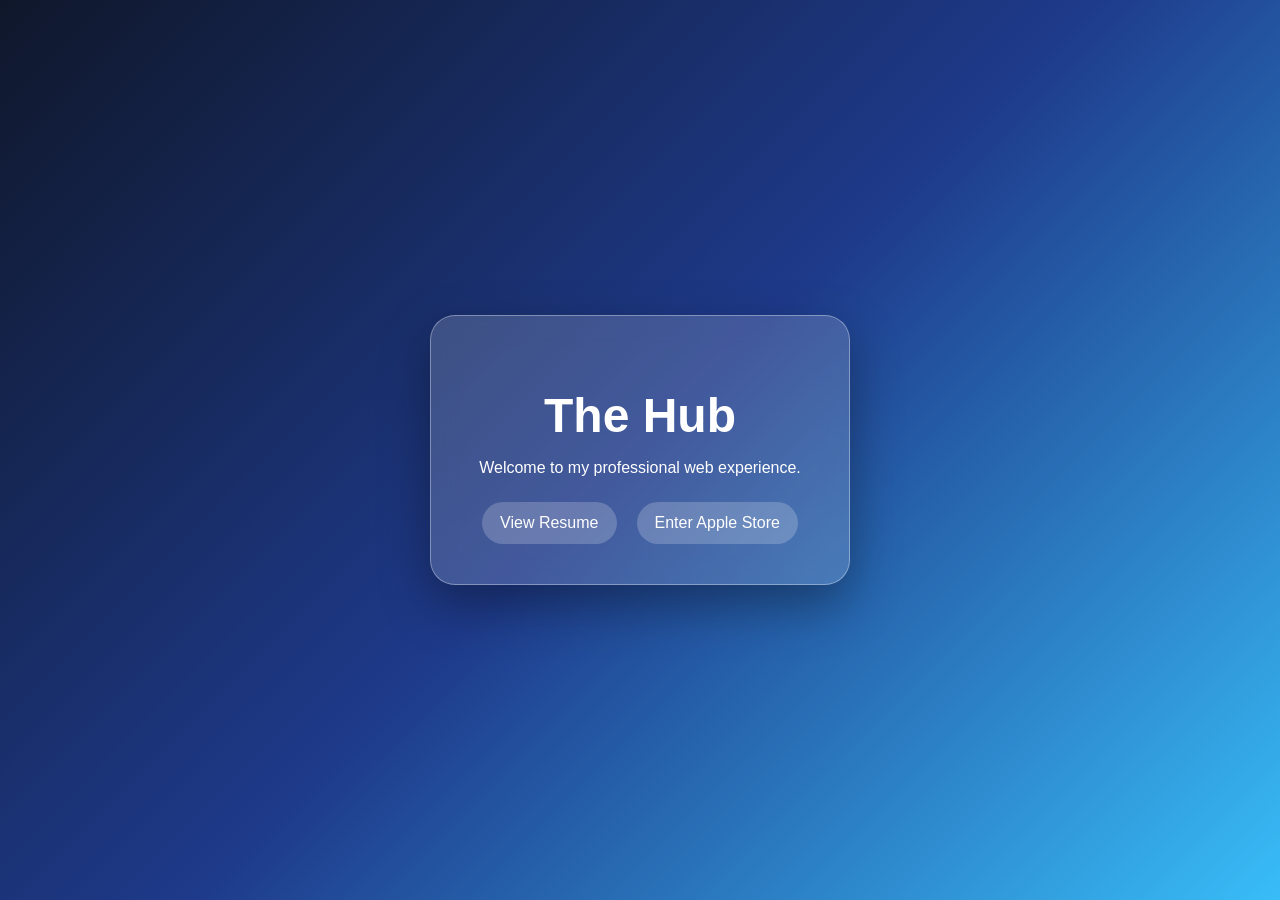
<file: index.html>
<!DOCTYPE html>
<html lang="en">
<head>
  <meta charset="UTF-8">
  <meta name="viewport" content="width=device-width, initial-scale=1.0">
  <title>The Hub</title>
  <link rel="stylesheet" href="style.css">
</head>
<body class="hub-page">

  <main class="hub-container">
    <div class="glass-card">
      <h1>The Hub</h1>
      <p>Welcome to my professional web experience.</p>

      <nav class="hub-nav">
        <a href="resume.html">View Resume</a>
        <a href="apple.html">Enter Apple Store</a>
      </nav>
    </div>
  </main>

</body>
</html>
</file>
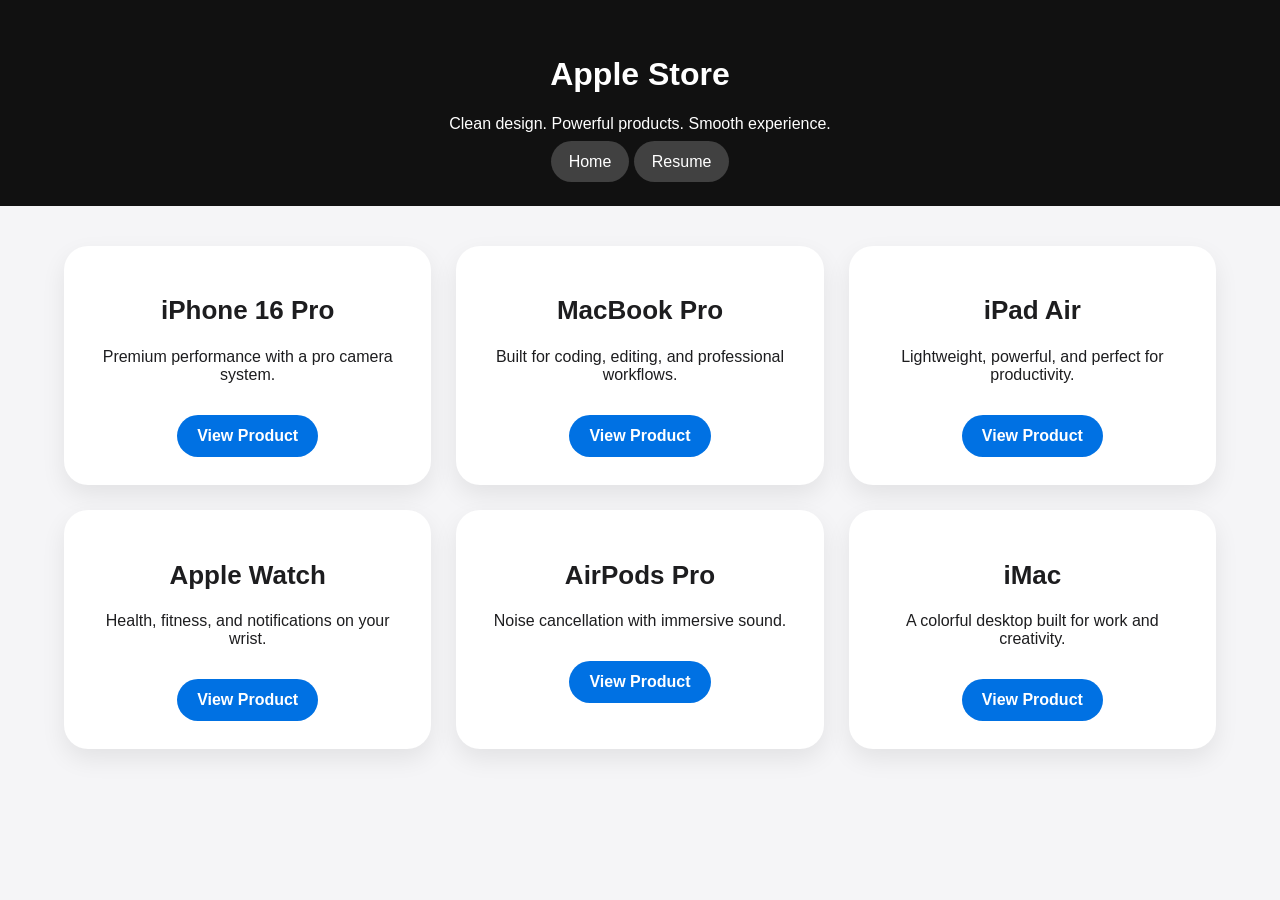
<file: apple.html>
<!DOCTYPE html>
<html lang="en">
<head>
  <meta charset="UTF-8">
  <meta name="viewport" content="width=device-width, initial-scale=1.0">
  <title>Apple Store</title>
  <link rel="stylesheet" href="style.css">
</head>
<body class="apple-page">

  <header class="store-header">
    <h1>Apple Store</h1>
    <p>Clean design. Powerful products. Smooth experience.</p>

    <nav>
      <a href="index.html">Home</a>
      <a href="resume.html">Resume</a>
    </nav>
  </header>

  <main class="product-grid">

    <section class="product-card">
  <h2>iPhone 16 Pro</h2>
  <p>Premium performance with a pro camera system.</p>
  <a href="https://www.apple.com/iphone-16-pro/" target="_blank" class="product-btn">View Product</a>
</section>

<section class="product-card">
  <h2>MacBook Pro</h2>
  <p>Built for coding, editing, and professional workflows.</p>
  <a href="https://www.apple.com/macbook-pro/" target="_blank" class="product-btn">View Product</a>
</section>

<section class="product-card">
  <h2>iPad Air</h2>
  <p>Lightweight, powerful, and perfect for productivity.</p>
  <a href="https://www.apple.com/ipad-air/" target="_blank" class="product-btn">View Product</a>
</section>

<section class="product-card">
  <h2>Apple Watch</h2>
  <p>Health, fitness, and notifications on your wrist.</p>
  <a href="https://www.apple.com/apple-watch-series-9/" target="_blank" class="product-btn">View Product</a>
</section>

<section class="product-card">
  <h2>AirPods Pro</h2>
  <p>Noise cancellation with immersive sound.</p>
  <a href="https://www.apple.com/airpods-pro/" target="_blank" class="product-btn">View Product</a>
</section>

<section class="product-card">
  <h2>iMac</h2>
  <p>A colorful desktop built for work and creativity.</p>
  <a href="https://www.apple.com/imac/" target="_blank" class="product-btn">View Product</a>
</section>

  </main>

</body>
</html>
</file>
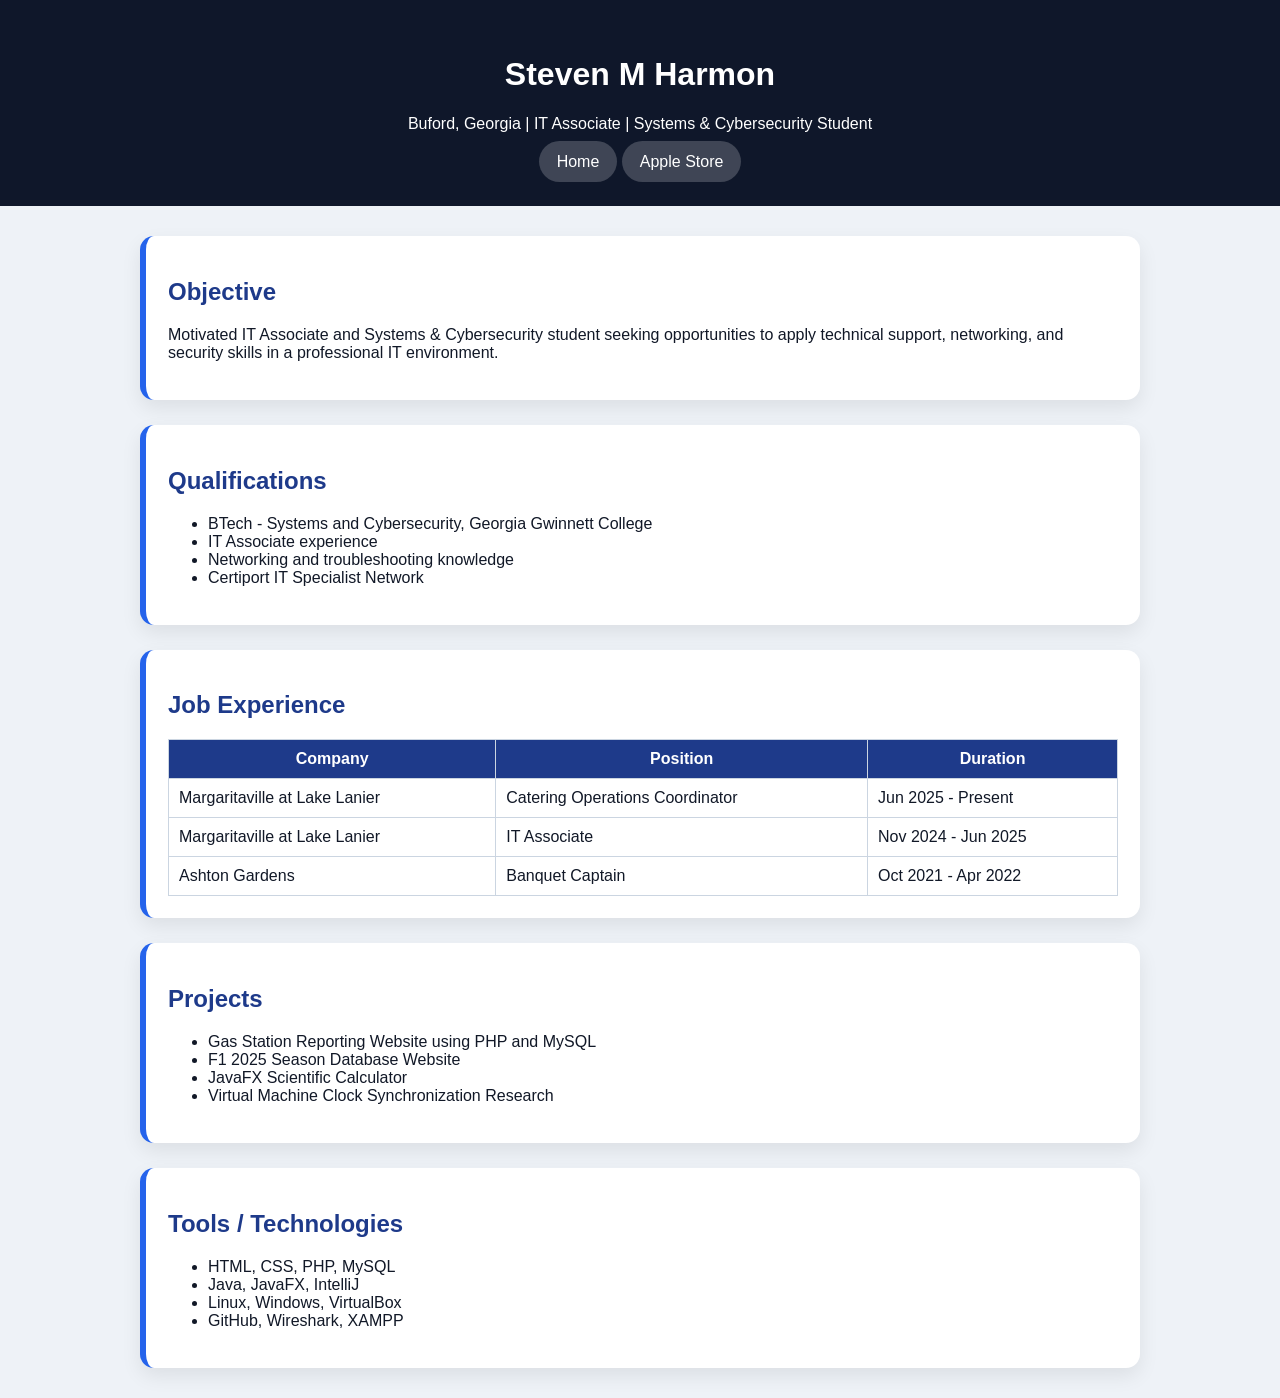
<file: resume.html>
<!DOCTYPE html>
<html lang="en">
<head>
  <meta charset="UTF-8">
  <meta name="viewport" content="width=device-width, initial-scale=1.0">
  <title>Steven M Harmon - Resume</title>
  <link rel="stylesheet" href="style.css">
</head>
<body class="resume-page">

  <header class="resume-header">
    <h1>Steven M Harmon</h1>
    <p>Buford, Georgia | IT Associate | Systems & Cybersecurity Student</p>

    <nav>
      <a href="index.html">Home</a>
      <a href="apple.html">Apple Store</a>
    </nav>
  </header>

  <main class="resume-container">

    <section class="resume-card">
      <h2>Objective</h2>
      <p>
        Motivated IT Associate and Systems & Cybersecurity student seeking opportunities to apply technical support,
        networking, and security skills in a professional IT environment.
      </p>
    </section>

    <section class="resume-card">
      <h2>Qualifications</h2>
      <ul>
        <li>BTech - Systems and Cybersecurity, Georgia Gwinnett College</li>
        <li>IT Associate experience</li>
        <li>Networking and troubleshooting knowledge</li>
        <li>Certiport IT Specialist Network</li>
      </ul>
    </section>

    <section class="resume-card">
      <h2>Job Experience</h2>
      <table>
        <tr>
          <th>Company</th>
          <th>Position</th>
          <th>Duration</th>
        </tr>
        <tr>
          <td>Margaritaville at Lake Lanier</td>
          <td>Catering Operations Coordinator</td>
          <td>Jun 2025 - Present</td>
        </tr>
        <tr>
          <td>Margaritaville at Lake Lanier</td>
          <td>IT Associate</td>
          <td>Nov 2024 - Jun 2025</td>
        </tr>
        <tr>
          <td>Ashton Gardens</td>
          <td>Banquet Captain</td>
          <td>Oct 2021 - Apr 2022</td>
        </tr>
      </table>
    </section>

    <section class="resume-card">
      <h2>Projects</h2>
      <ul>
        <li>Gas Station Reporting Website using PHP and MySQL</li>
        <li>F1 2025 Season Database Website</li>
        <li>JavaFX Scientific Calculator</li>
        <li>Virtual Machine Clock Synchronization Research</li>
      </ul>
    </section>

    <section class="resume-card">
      <h2>Tools / Technologies</h2>
      <ul>
        <li>HTML, CSS, PHP, MySQL</li>
        <li>Java, JavaFX, IntelliJ</li>
        <li>Linux, Windows, VirtualBox</li>
        <li>GitHub, Wireshark, XAMPP</li>
      </ul>
    </section>

  </main>

</body>
</html>
</file>
<file: style.css>
* {
  box-sizing: border-box;
}

body {
  margin: 0;
  font-family: Arial, sans-serif;
}

/* Animation */
@keyframes fadeUp {
  from {
    opacity: 0;
    transform: translateY(40px);
  }

  to {
    opacity: 1;
    transform: translateY(0);
  }
}

/* ================= HUB PAGE ================= */

.hub-page {
  min-height: 100vh;
  background: linear-gradient(135deg, #0f172a, #1e3a8a, #38bdf8);
  display: flex;
  justify-content: center;
  align-items: center;
}

.hub-container {
  width: 100%;
  display: flex;
  justify-content: center;
  align-items: center;
}

.glass-card {
  width: 420px;
  padding: 40px;
  text-align: center;
  color: white;

  background: rgba(255, 255, 255, 0.16);
  border: 1px solid rgba(255, 255, 255, 0.35);
  border-radius: 25px;
  backdrop-filter: blur(14px);
  box-shadow: 0 20px 50px rgba(0, 0, 0, 0.35);

  animation-name: fadeUp;
  animation-duration: 1.2s;
  animation-iteration-count: 1;
}

.glass-card h1 {
  font-size: 48px;
  margin-bottom: 10px;
}

.hub-nav {
  display: flex;
  justify-content: center;
  gap: 20px;
  margin-top: 25px;
}

.hub-nav a,
.resume-header a,
.store-header a {
  color: white;
  text-decoration: none;
  padding: 12px 18px;
  border-radius: 25px;
  background: rgba(255, 255, 255, 0.2);
  transition: transform 0.3s ease, background 0.3s ease;
}

.hub-nav a:hover,
.resume-header a:hover,
.store-header a:hover {
  transform: translateY(-5px) scale(1.05);
  background: rgba(255, 255, 255, 0.35);
}

/* ================= RESUME PAGE ================= */

.resume-page {
  background: #eef2f7;
  color: #111827;
}

.resume-header {
  background: #0f172a;
  color: white;
  text-align: center;
  padding: 35px 20px;
}

.resume-header nav {
  margin-top: 20px;
}

.resume-container {
  width: 85%;
  max-width: 1000px;
  margin: 30px auto;
}

.resume-card {
  background: white;
  padding: 22px;
  margin-bottom: 25px;
  border-left: 6px solid #2563eb;
  border-radius: 14px;
  box-shadow: 0 8px 20px rgba(0, 0, 0, 0.08);

  animation-name: fadeUp;
  animation-duration: 0.8s;
  animation-iteration-count: 1;

  transition: transform 0.3s ease, box-shadow 0.3s ease;
}

.resume-card:hover {
  transform: translateY(-8px) scale(1.01);
  box-shadow: 0 14px 28px rgba(0, 0, 0, 0.15);
}

.resume-card h2 {
  color: #1e3a8a;
}

table {
  width: 100%;
  border-collapse: collapse;
}

th,
td {
  border: 1px solid #cbd5e1;
  padding: 10px;
}

th {
  background: #1e3a8a;
  color: white;
}

/* ================= APPLE STORE PAGE ================= */

.apple-page {
  background: #f5f5f7;
  color: #1d1d1f;
}

.store-header {
  background: #111;
  color: white;
  text-align: center;
  padding: 35px 20px;
}

.store-header nav {
  margin-top: 20px;
}

.product-grid {
  width: 90%;
  max-width: 1200px;
  margin: 40px auto;

  display: grid;
  grid-template-columns: repeat(3, 1fr);
  gap: 25px;
}

.product-card {
  background: white;
  min-height: 230px;
  padding: 28px;
  border-radius: 24px;
  text-align: center;
  box-shadow: 0 10px 24px rgba(0, 0, 0, 0.08);

  animation-name: fadeUp;
  animation-duration: 1s;
  animation-iteration-count: 1;

  transition: transform 0.35s ease, box-shadow 0.35s ease;
}

.product-card:hover {
  transform: translateY(-12px) scale(1.04);
  box-shadow: 0 18px 35px rgba(0, 0, 0, 0.18);
}

.product-card h2 {
  font-size: 26px;
}

.product-card button {
  margin-top: 15px;
  padding: 12px 20px;
  border: none;
  border-radius: 25px;
  background: #0071e3;
  color: white;
  cursor: pointer;

  transition: transform 0.3s ease, background 0.3s ease;
}

.product-card button:hover {
  transform: scale(1.08);
  background: #005bb5;
}
.product-btn {
  display: inline-block;
  margin-top: 15px;
  padding: 12px 20px;
  border-radius: 25px;
  background: #0071e3;
  color: white;
  text-decoration: none;
  font-weight: bold;

  transition: transform 0.3s ease, background 0.3s ease;
}

.product-btn:hover {
  transform: scale(1.08);
  background: #005bb5;
}

/* Responsive Design */
@media (max-width: 900px) {
  .product-grid {
    grid-template-columns: repeat(2, 1fr);
  }

  .hub-nav {
    flex-direction: column;
  }
}

@media (max-width: 600px) {
  .product-grid {
    grid-template-columns: 1fr;
  }

  .glass-card {
    width: 90%;
  }
}
</file>
